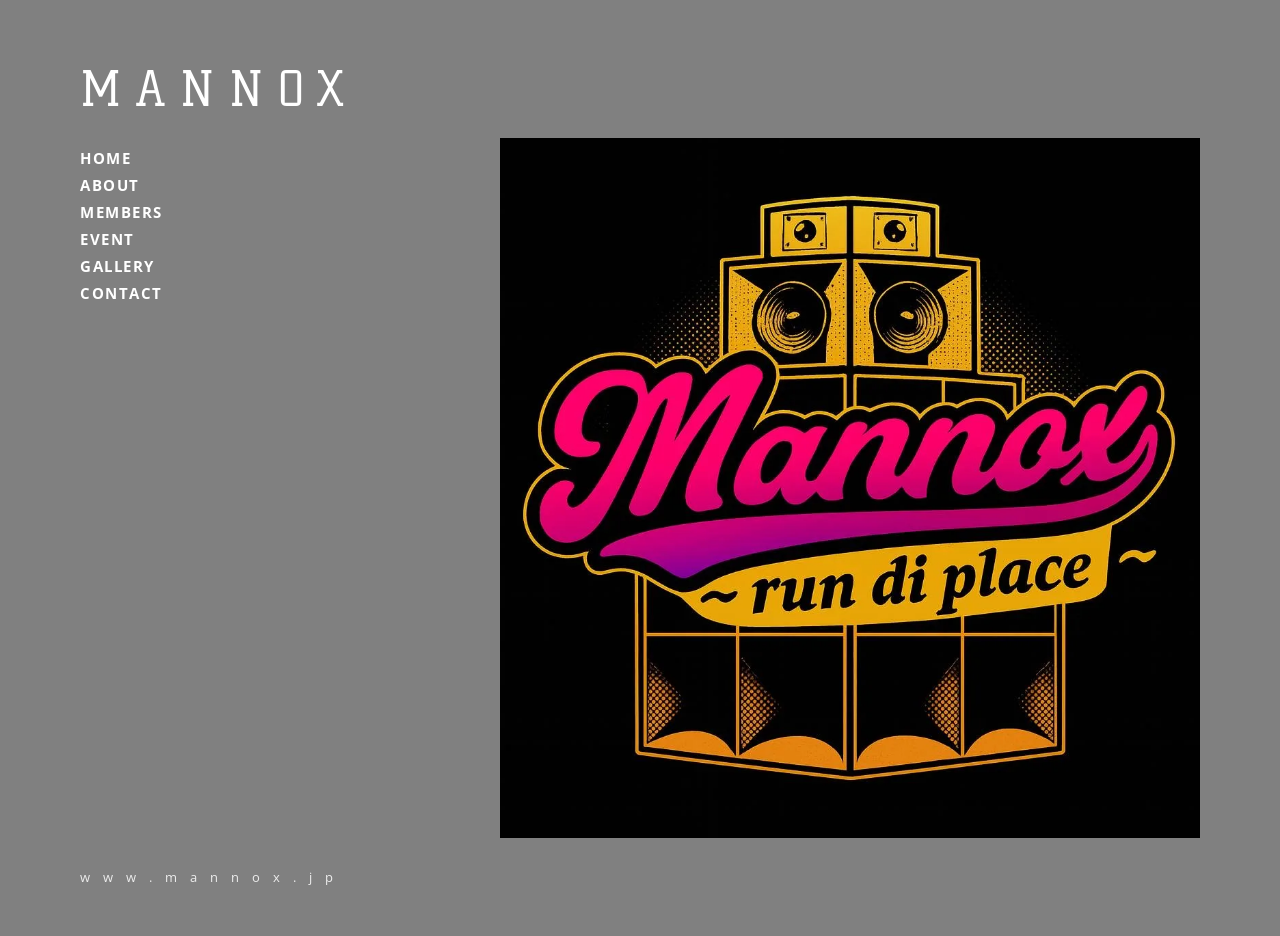
<file: index.html>
<!DOCTYPE html>
<html lang="ja">
<head>
  <meta charset="UTF-8">
  <meta name="viewport" content="width=device-width, initial-scale=1.0">
  <meta name="description" content="MANNOX - DJ Team Official Website">
  <title>MANNOX Official Website</title>
  <link rel="stylesheet" href="style.css">
  <link rel="preconnect" href="https://fonts.googleapis.com">
  <link rel="preconnect" href="https://fonts.gstatic.com" crossorigin>
  <link href="https://fonts.googleapis.com/css2?family=Kelly+Slab&family=Open+Sans:wght@400;700&display=swap" rel="stylesheet">
</head>
<body>
  <div class="site-container">
    <!-- Header / Logo -->
    <header class="header">
      <h1 class="logo">MANNOX</h1>
    </header>

    <!-- Main Content -->
    <main class="main-content">
      <!-- Left: Navigation -->
      <nav class="nav">
        <ul class="nav-list">
                    <li class="nav-item"><a href="index.html" class="nav-link">HOME</a></li>
                    <li class="nav-item"><a href="about.html" class="nav-link">ABOUT</a></li>
          <li class="nav-item"><a href="members.html" class="nav-link">MEMBERS</a></li>
          <li class="nav-item"><a href="event.html" class="nav-link">EVENT</a></li>
          <li class="nav-item"><a href="gallery.html" class="nav-link">GALLERY</a></li>
          <li class="nav-item"><a href="#contact" class="nav-link">CONTACT</a></li>
        </ul>
      </nav>

      <!-- Right: Hero Image -->
      <div class="hero-image">
        <img src="images/hero.webp" onerror="this.onerror=null;this.src='images/hero.jpg';" alt="MANNOX DJ Team">
      </div>
    </main>

    <!-- Footer -->
    <footer class="footer">
      <p class="footer-url">w w w . m a n n o x . j p</p>
    </footer>
  </div>
</body>
</html>
</file>
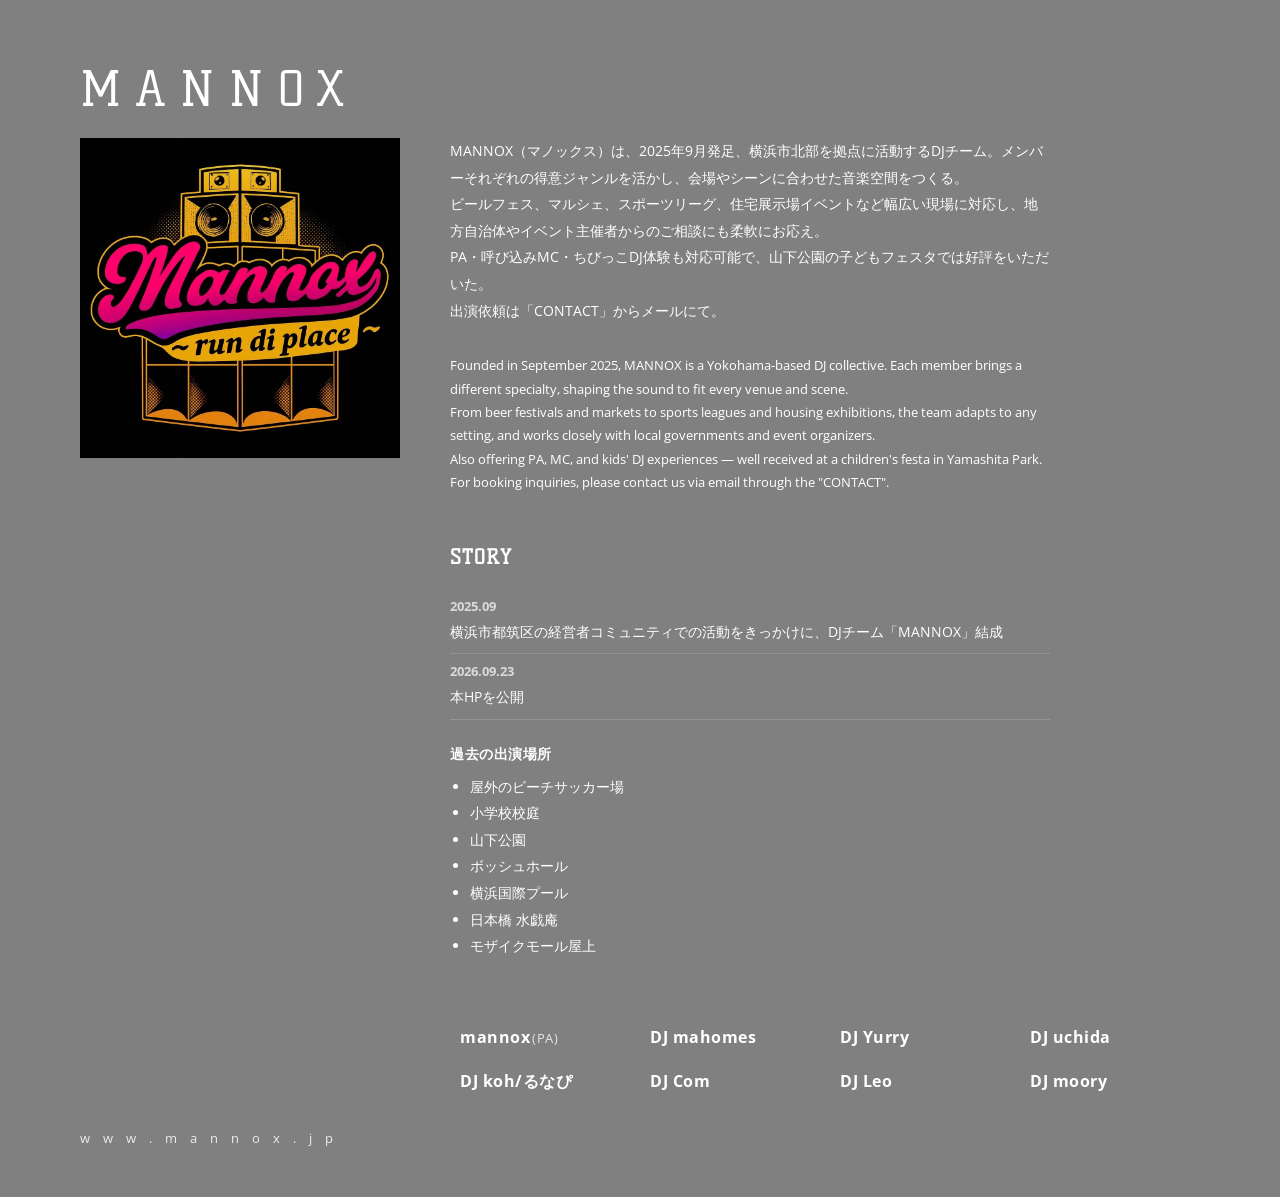
<file: about.html>
<!DOCTYPE html>
<html lang="ja">
<head>
  <meta charset="UTF-8">
  <meta name="viewport" content="width=device-width, initial-scale=1.0">
  <meta name="description" content="MANNOX - About / DJ Team Profile">
  <title>ABOUT | MANNOX</title>
  <link rel="stylesheet" href="style.css">
  <link rel="stylesheet" href="about.css">
  <link rel="preconnect" href="https://fonts.googleapis.com">
  <link rel="preconnect" href="https://fonts.gstatic.com" crossorigin>
  <link href="https://fonts.googleapis.com/css2?family=Kelly+Slab&family=Open+Sans:wght@400;700&display=swap" rel="stylesheet">
</head>
<body>
  <div class="site-container about-page">
    <!-- Header / Logo -->
    <header class="header">
      <h1 class="logo"><a href="index.html" class="logo-link">MANNOX</a></h1>
    </header>

    <!-- Main Content -->
    <main class="about-content">
      <!-- Left: Image -->
      <div class="about-image">
        <img id="about-hero" src="images/hero.webp" onerror="this.onerror=null;this.src='images/hero.jpg';" alt="MANNOX DJ Team">
      </div>

      <!-- Right: Biography Text -->
      <div class="about-text">
        <!-- Japanese -->
        <div class="bio-ja">
          <p>MANNOX（マノックス）は、2025年9月発足、横浜市北部を拠点に活動するDJチーム。メンバーそれぞれの得意ジャンルを活かし、会場やシーンに合わせた音楽空間をつくる。</p>
          <p>ビールフェス、マルシェ、スポーツリーグ、住宅展示場イベントなど幅広い現場に対応し、地方自治体やイベント主催者からのご相談にも柔軟にお応え。</p>
          <p>PA・呼び込みMC・ちびっこDJ体験も対応可能で、山下公園の子どもフェスタでは好評をいただいた。</p>
          <p>出演依頼は「CONTACT」からメールにて。</p>
        </div>

        <!-- English -->
        <div class="bio-en">
          <p>Founded in September 2025, MANNOX is a Yokohama-based DJ collective. Each member brings a different specialty, shaping the sound to fit every venue and scene.</p>
          <p>From beer festivals and markets to sports leagues and housing exhibitions, the team adapts to any setting, and works closely with local governments and event organizers.</p>
          <p>Also offering PA, MC, and kids' DJ experiences — well received at a children's festa in Yamashita Park.</p>
          <p>For booking inquiries, please contact us via email through the "CONTACT".</p>
        </div>
      </div>
    </main>

    <!-- Story Section -->
    <section class="story-section">
      <h2 class="story-heading">STORY</h2>
      <dl class="story-timeline">
        <div class="story-timeline-item">
          <dt>2025.09</dt>
          <dd>横浜市都筑区の経営者コミュニティでの活動をきっかけに、DJチーム「MANNOX」結成</dd>
        </div>
        <div class="story-timeline-item">
          <dt>2026.09.23</dt>
          <dd>本HPを公開</dd>
        </div>
      </dl>
      <h3 class="story-subheading">過去の出演場所</h3>
      <ul class="story-events">
        <li>屋外のビーチサッカー場</li>
        <li>小学校校庭</li>
        <li>山下公園</li>
        <li>ボッシュホール</li>
        <li>横浜国際プール</li>
        <li>日本橋 水戯庵</li>
        <li>モザイクモール屋上</li>
      </ul>
    </section>

    <!-- Members Section -->
    <section class="members-section">
      <div class="members-grid">
        <div class="member member-clickable" data-image="images/members/mannox.webp" data-image-fallback="images/members/mannox.jpg">
          <p class="member-name">mannox<span class="member-role">(PA)</span></p>
        </div>
        <div class="member member-clickable" data-image="images/members/mahomes.webp" data-image-fallback="images/members/mahomes.JPG">
          <p class="member-name">DJ mahomes</p>
        </div>
        <div class="member member-clickable" data-image="images/members/Yurry.webp" data-image-fallback="images/members/Yurry.JPG">
          <p class="member-name">DJ Yurry</p>
        </div>
        <div class="member member-clickable" data-image="images/members/uchida.webp" data-image-fallback="images/members/uchida.jpg">
          <p class="member-name">DJ uchida</p>
        </div>
        <div class="member member-clickable" data-image="images/members/kohluna.webp" data-image-fallback="images/members/kohluna.JPG">
          <p class="member-name">DJ koh/るなぴ</p>
        </div>
        <div class="member member-clickable" data-image="images/members/com.webp" data-image-fallback="images/members/com.JPG">
          <p class="member-name">DJ Com</p>
        </div>
        <div class="member member-clickable" data-image="images/members/Leo.webp" data-image-fallback="images/members/Leo.jpg">
          <p class="member-name">DJ Leo</p>
        </div>
        <div class="member member-clickable" data-image="images/members/moory.webp" data-image-fallback="images/members/moory.jpg">
          <p class="member-name">DJ moory</p>
        </div>
      </div>
    </section>

    <!-- Footer -->
    <footer class="footer">
      <p class="footer-url">w w w . m a n n o x . j p</p>
    </footer>
  </div>

  <script>
    document.querySelectorAll('.member-clickable').forEach(function(member) {
      member.addEventListener('click', function() {
        var imageSrc = this.getAttribute('data-image');
        var fallbackSrc = this.getAttribute('data-image-fallback');
        var heroImg = document.getElementById('about-hero');
        heroImg.onerror = function() {
          heroImg.onerror = null;
          heroImg.src = fallbackSrc;
        };
        heroImg.src = imageSrc;
        heroImg.alt = this.querySelector('.member-name').textContent;
        document.querySelectorAll('.member-clickable').forEach(function(m) {
          m.classList.remove('member-active');
        });
        this.classList.add('member-active');
        heroImg.scrollIntoView({ behavior: 'smooth', block: 'start' });
      });
    });
  </script>
</body>
</html>
</file>
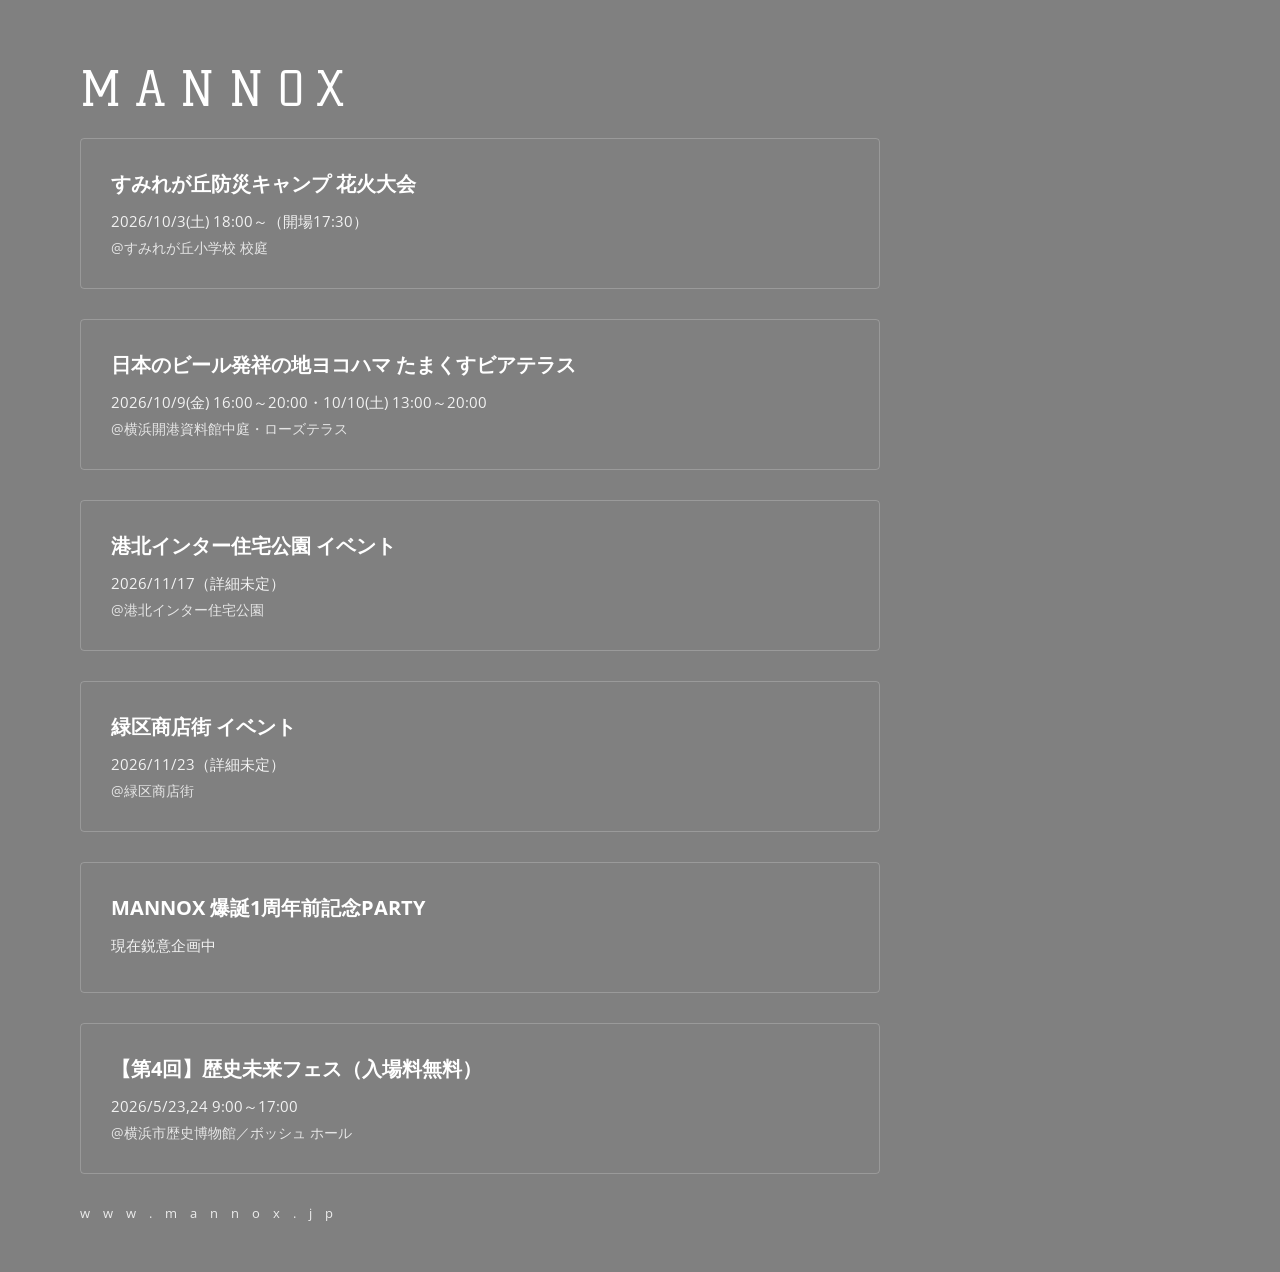
<file: event.html>
<!DOCTYPE html>
<html lang="ja">
<head>
  <meta charset="UTF-8">
  <meta name="viewport" content="width=device-width, initial-scale=1.0">
  <meta name="description" content="MANNOX - Event Information">
  <title>EVENT | MANNOX</title>
  <link rel="stylesheet" href="style.css">
  <link rel="stylesheet" href="about.css">
  <link rel="stylesheet" href="event.css">
  <link rel="preconnect" href="https://fonts.googleapis.com">
  <link rel="preconnect" href="https://fonts.gstatic.com" crossorigin>
  <link href="https://fonts.googleapis.com/css2?family=Kelly+Slab&family=Open+Sans:wght@400;700&display=swap" rel="stylesheet">
</head>
<body>
  <div class="site-container event-page">
    <!-- Header / Logo -->
    <header class="header">
      <h1 class="logo"><a href="index.html" class="logo-link">MANNOX</a></h1>
    </header>

    <!-- Event Content -->
    <main class="event-content">
      <div class="event-list">
        <a href="images/event/花火チラシ-v3.pdf" class="event-item" target="_blank" rel="noopener noreferrer">
          <div class="event-info">
            <h2 class="event-title">すみれが丘防災キャンプ 花火大会</h2>
            <p class="event-date">2026/10/3(土) 18:00～（開場17:30）</p>
            <p class="event-venue">@すみれが丘小学校 校庭</p>
          </div>
        </a>
        <a href="https://share.google/xrXZXPU8MqN5yqIVP" class="event-item" target="_blank" rel="noopener noreferrer">
          <div class="event-info">
            <h2 class="event-title">日本のビール発祥の地ヨコハマ たまくすビアテラス</h2>
            <p class="event-date">2026/10/9(金) 16:00～20:00・10/10(土) 13:00～20:00</p>
            <p class="event-venue">@横浜開港資料館中庭・ローズテラス</p>
          </div>
        </a>
        <div class="event-item">
          <div class="event-info">
            <h2 class="event-title">港北インター住宅公園 イベント</h2>
            <p class="event-date">2026/11/17（詳細未定）</p>
            <p class="event-venue">@港北インター住宅公園</p>
          </div>
        </div>
        <div class="event-item">
          <div class="event-info">
            <h2 class="event-title">緑区商店街 イベント</h2>
            <p class="event-date">2026/11/23（詳細未定）</p>
            <p class="event-venue">@緑区商店街</p>
          </div>
        </div>
        <div class="event-item">
          <div class="event-info">
            <h2 class="event-title">MANNOX 爆誕1周年前記念PARTY</h2>
            <p class="event-date">現在鋭意企画中</p>
          </div>
        </div>
        <a href="https://rekihaku.yokohama-history.org/events/%e3%80%90%e7%ac%ac4%e5%9b%9e%e3%80%91%e6%ad%b4%e5%8f%b2%e6%9c%aa%e6%9d%a5%e3%83%95%e3%82%a7%e3%82%b9%ef%bc%88%e5%85%a5%e5%a0%b4%e6%96%99%e7%84%a1%e6%96%99%ef%bc%89/" class="event-item" target="_blank" rel="noopener noreferrer">
          <div class="event-info">
            <h2 class="event-title">【第4回】歴史未来フェス（入場料無料）</h2>
            <p class="event-date">2026/5/23,24 9:00～17:00</p>
            <p class="event-venue">@横浜市歴史博物館／ボッシュ ホール</p>
          </div>
        </a>
      </div>
    </main>

    <!-- Footer -->
    <footer class="footer">
      <p class="footer-url">w w w . m a n n o x . j p</p>
    </footer>
  </div>
</body>
</html>
</file>
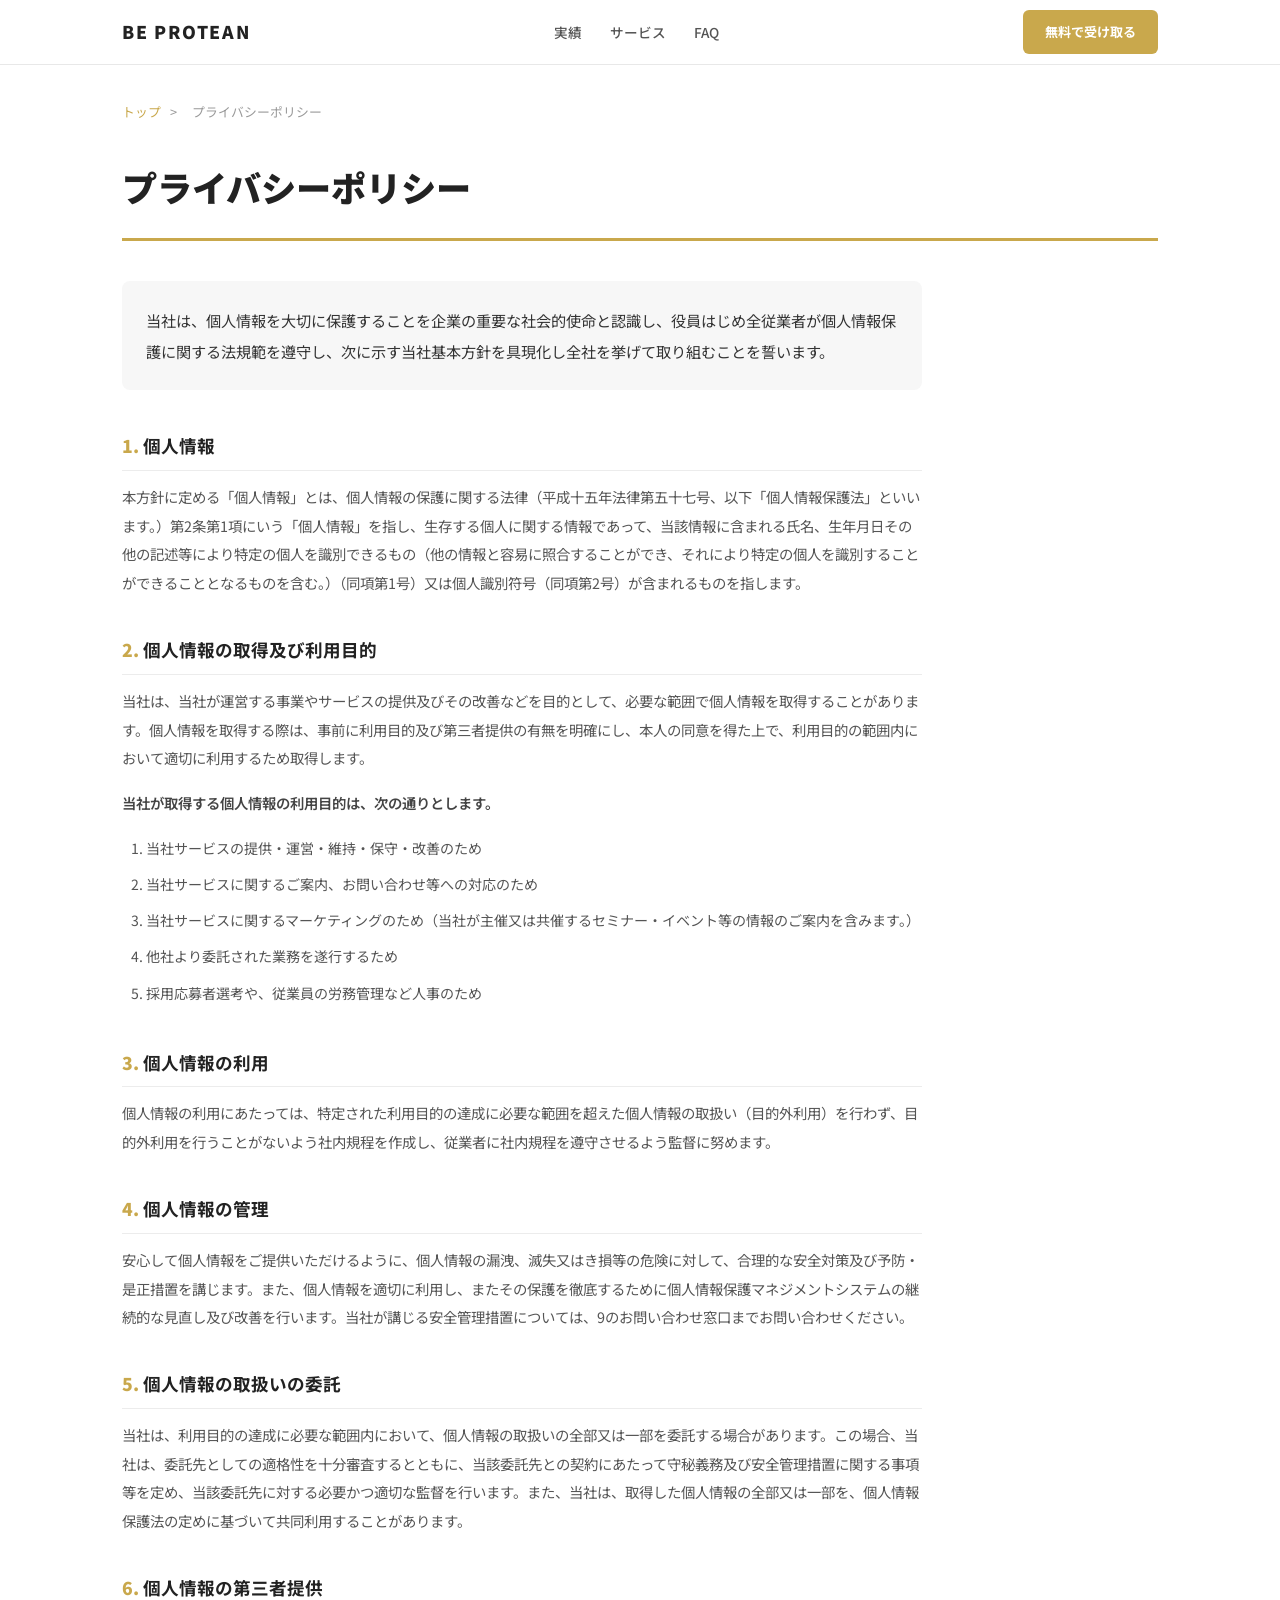
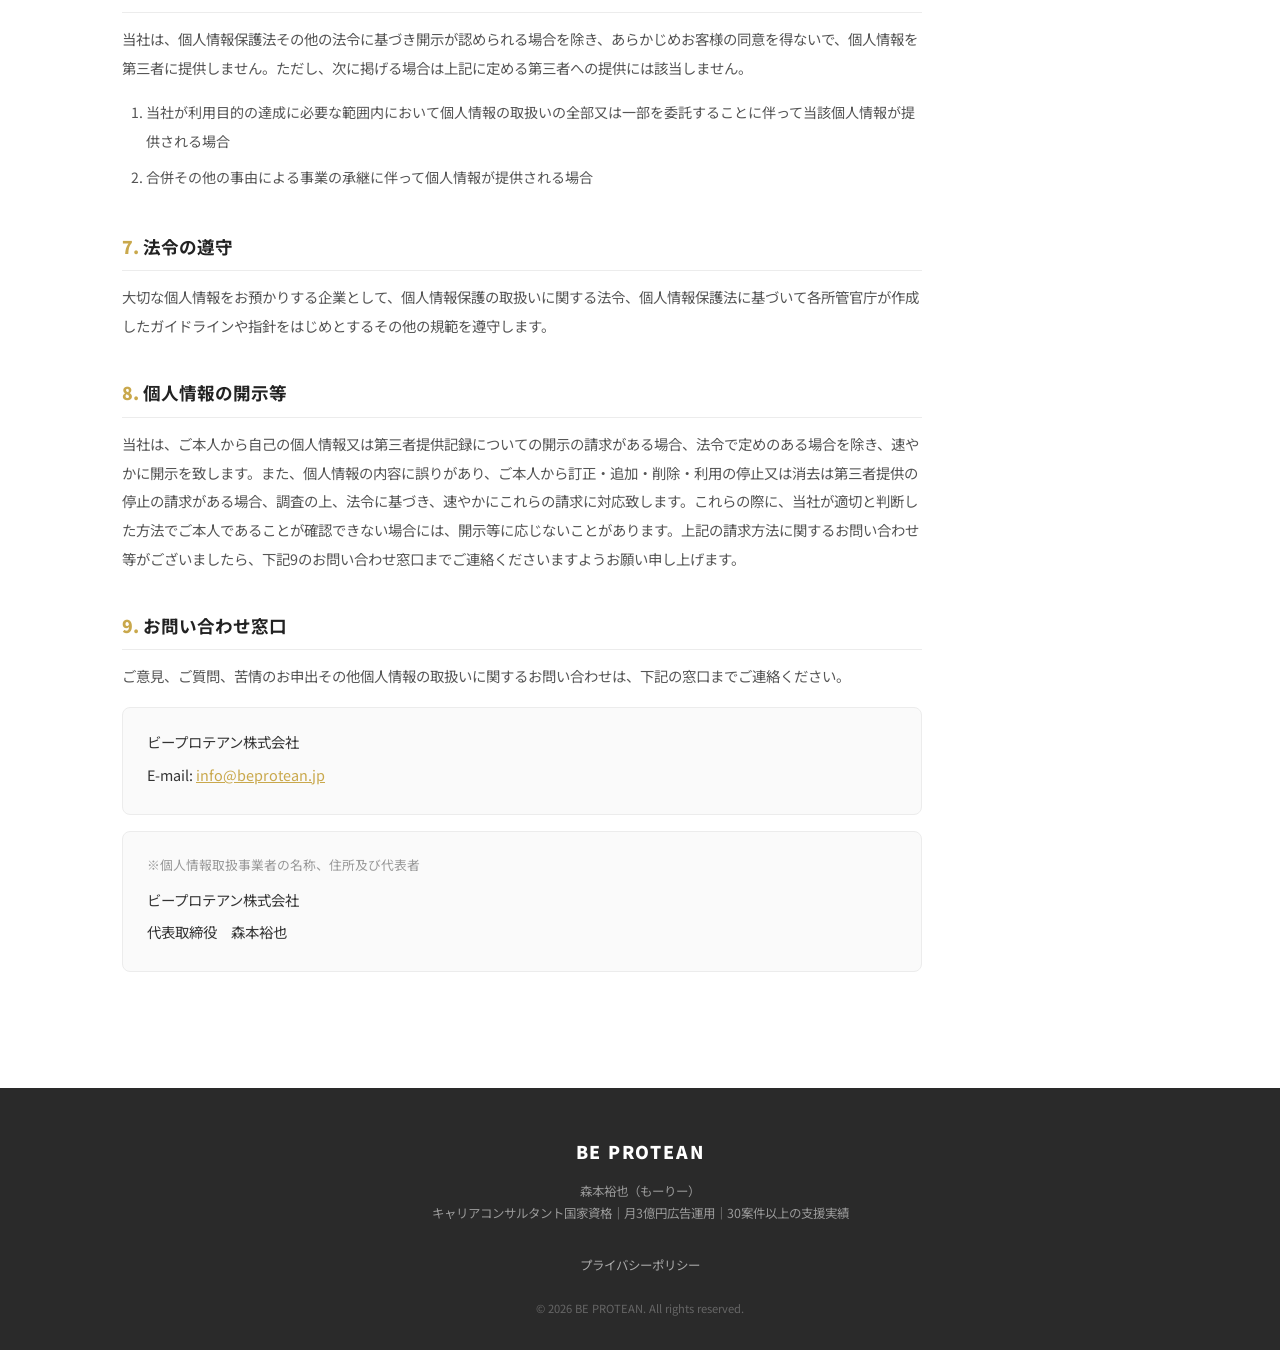
<file: privacy.html>
<!DOCTYPE html>
<html lang="ja">
<head>
  <meta charset="UTF-8">
  <meta name="viewport" content="width=device-width, initial-scale=1.0">
  <title>プライバシーポリシー｜ビープロテアン株式会社</title>
  <meta name="description" content="ビープロテアン株式会社のプライバシーポリシーです。個人情報の取り扱いについて定めています。">
  <link rel="stylesheet" href="lp.css">
  <link rel="preconnect" href="https://fonts.googleapis.com">
  <link rel="preconnect" href="https://fonts.gstatic.com" crossorigin>
  <link href="https://fonts.googleapis.com/css2?family=Noto+Sans+JP:wght@300;400;500;700;900&display=swap" rel="stylesheet">
</head>
<body>

<!-- NAV -->
<nav class="nav-fixed" id="nav">
  <div class="nav-inner">
    <a href="lp.html" class="nav-logo">BE PROTEAN</a>
    <div class="nav-links">
      <a href="lp.html#results" class="nav-link-item">実績</a>
      <a href="lp.html#service" class="nav-link-item">サービス</a>
      <a href="lp.html#faq" class="nav-link-item">FAQ</a>
    </div>
    <div class="nav-cta-wrap">
      <a href="lp.html#newsletter" class="nav-cta-btn">無料で受け取る</a>
    </div>
    <button class="hamburger" id="hamburger" aria-label="メニュー">
      <span></span><span></span><span></span>
    </button>
  </div>
  <div class="mobile-menu" id="mobileMenu">
    <a href="lp.html#results" class="mobile-menu-link">実績</a>
    <a href="lp.html#service" class="mobile-menu-link">サービス</a>
    <a href="lp.html#faq" class="mobile-menu-link">FAQ</a>
    <a href="lp.html#newsletter" class="mobile-menu-link mobile-menu-cta">無料で受け取る</a>
  </div>
</nav>


<!-- PRIVACY POLICY -->
<section class="pp-section">
  <div class="container">

    <div class="pp-breadcrumb">
      <a href="lp.html">トップ</a> <span>&gt;</span> <span>プライバシーポリシー</span>
    </div>

    <h1 class="pp-title">プライバシーポリシー</h1>

    <div class="pp-body">

      <p class="pp-intro">
        当社は、個人情報を大切に保護することを企業の重要な社会的使命と認識し、役員はじめ全従業者が個人情報保護に関する法規範を遵守し、次に示す当社基本方針を具現化し全社を挙げて取り組むことを誓います。
      </p>

      <!-- 1 -->
      <div class="pp-block">
        <h2 class="pp-heading"><span class="pp-num">1.</span>個人情報</h2>
        <p>
          本方針に定める「個人情報」とは、個人情報の保護に関する法律（平成十五年法律第五十七号、以下「個人情報保護法」といいます。）第2条第1項にいう「個人情報」を指し、生存する個人に関する情報であって、当該情報に含まれる氏名、生年月日その他の記述等により特定の個人を識別できるもの（他の情報と容易に照合することができ、それにより特定の個人を識別することができることとなるものを含む。）（同項第1号）又は個人識別符号（同項第2号）が含まれるものを指します。
        </p>
      </div>

      <!-- 2 -->
      <div class="pp-block">
        <h2 class="pp-heading"><span class="pp-num">2.</span>個人情報の取得及び利用目的</h2>
        <p>
          当社は、当社が運営する事業やサービスの提供及びその改善などを目的として、必要な範囲で個人情報を取得することがあります。個人情報を取得する際は、事前に利用目的及び第三者提供の有無を明確にし、本人の同意を得た上で、利用目的の範囲内において適切に利用するため取得します。
        </p>
        <p class="pp-sub">当社が取得する個人情報の利用目的は、次の通りとします。</p>
        <ol class="pp-list">
          <li>当社サービスの提供・運営・維持・保守・改善のため</li>
          <li>当社サービスに関するご案内、お問い合わせ等への対応のため</li>
          <li>当社サービスに関するマーケティングのため（当社が主催又は共催するセミナー・イベント等の情報のご案内を含みます。）</li>
          <li>他社より委託された業務を遂行するため</li>
          <li>採用応募者選考や、従業員の労務管理など人事のため</li>
        </ol>
      </div>

      <!-- 3 -->
      <div class="pp-block">
        <h2 class="pp-heading"><span class="pp-num">3.</span>個人情報の利用</h2>
        <p>
          個人情報の利用にあたっては、特定された利用目的の達成に必要な範囲を超えた個人情報の取扱い（目的外利用）を行わず、目的外利用を行うことがないよう社内規程を作成し、従業者に社内規程を遵守させるよう監督に努めます。
        </p>
      </div>

      <!-- 4 -->
      <div class="pp-block">
        <h2 class="pp-heading"><span class="pp-num">4.</span>個人情報の管理</h2>
        <p>
          安心して個人情報をご提供いただけるように、個人情報の漏洩、滅失又はき損等の危険に対して、合理的な安全対策及び予防・是正措置を講じます。また、個人情報を適切に利用し、またその保護を徹底するために個人情報保護マネジメントシステムの継続的な見直し及び改善を行います。当社が講じる安全管理措置については、9のお問い合わせ窓口までお問い合わせください。
        </p>
      </div>

      <!-- 5 -->
      <div class="pp-block">
        <h2 class="pp-heading"><span class="pp-num">5.</span>個人情報の取扱いの委託</h2>
        <p>
          当社は、利用目的の達成に必要な範囲内において、個人情報の取扱いの全部又は一部を委託する場合があります。この場合、当社は、委託先としての適格性を十分審査するとともに、当該委託先との契約にあたって守秘義務及び安全管理措置に関する事項等を定め、当該委託先に対する必要かつ適切な監督を行います。また、当社は、取得した個人情報の全部又は一部を、個人情報保護法の定めに基づいて共同利用することがあります。
        </p>
      </div>

      <!-- 6 -->
      <div class="pp-block">
        <h2 class="pp-heading"><span class="pp-num">6.</span>個人情報の第三者提供</h2>
        <p>
          当社は、個人情報保護法その他の法令に基づき開示が認められる場合を除き、あらかじめお客様の同意を得ないで、個人情報を第三者に提供しません。ただし、次に掲げる場合は上記に定める第三者への提供には該当しません。
        </p>
        <ol class="pp-list">
          <li>当社が利用目的の達成に必要な範囲内において個人情報の取扱いの全部又は一部を委託することに伴って当該個人情報が提供される場合</li>
          <li>合併その他の事由による事業の承継に伴って個人情報が提供される場合</li>
        </ol>
      </div>

      <!-- 7 -->
      <div class="pp-block">
        <h2 class="pp-heading"><span class="pp-num">7.</span>法令の遵守</h2>
        <p>
          大切な個人情報をお預かりする企業として、個人情報保護の取扱いに関する法令、個人情報保護法に基づいて各所管官庁が作成したガイドラインや指針をはじめとするその他の規範を遵守します。
        </p>
      </div>

      <!-- 8 -->
      <div class="pp-block">
        <h2 class="pp-heading"><span class="pp-num">8.</span>個人情報の開示等</h2>
        <p>
          当社は、ご本人から自己の個人情報又は第三者提供記録についての開示の請求がある場合、法令で定めのある場合を除き、速やかに開示を致します。また、個人情報の内容に誤りがあり、ご本人から訂正・追加・削除・利用の停止又は消去は第三者提供の停止の請求がある場合、調査の上、法令に基づき、速やかにこれらの請求に対応致します。これらの際に、当社が適切と判断した方法でご本人であることが確認できない場合には、開示等に応じないことがあります。上記の請求方法に関するお問い合わせ等がございましたら、下記9のお問い合わせ窓口までご連絡くださいますようお願い申し上げます。
        </p>
      </div>

      <!-- 9 -->
      <div class="pp-block">
        <h2 class="pp-heading"><span class="pp-num">9.</span>お問い合わせ窓口</h2>
        <p>
          ご意見、ご質問、苦情のお申出その他個人情報の取扱いに関するお問い合わせは、下記の窓口までご連絡ください。
        </p>
        <div class="pp-contact">
          <p>ビープロテアン株式会社</p>
          <p>E-mail: <a href="mailto:info@beprotean.jp" class="pp-link">info@beprotean.jp</a></p>
        </div>
        <div class="pp-contact">
          <p class="pp-contact-label">※個人情報取扱事業者の名称、住所及び代表者</p>
          <p>ビープロテアン株式会社</p>
          <p>代表取締役　森本裕也</p>
        </div>
      </div>

    </div>

  </div>
</section>


<!-- FOOTER -->
<footer class="footer-main">
  <div class="container footer-inner">
    <p class="footer-logo">BE PROTEAN</p>
    <p class="footer-desc">
      森本裕也（もーりー）<br>
      キャリアコンサルタント国家資格｜月3億円広告運用｜30案件以上の支援実績
    </p>
    <div class="footer-links">
      <a href="privacy.html" class="footer-link-item">プライバシーポリシー</a>
    </div>
    <p class="footer-copy">&copy; 2026 BE PROTEAN. All rights reserved.</p>
  </div>
</footer>


<script>
  // Hamburger menu
  const hamburger = document.getElementById('hamburger');
  const mobileMenu = document.getElementById('mobileMenu');
  hamburger.addEventListener('click', () => {
    hamburger.classList.toggle('active');
    mobileMenu.classList.toggle('active');
  });
  document.querySelectorAll('.mobile-menu-link').forEach(link => {
    link.addEventListener('click', () => {
      hamburger.classList.remove('active');
      mobileMenu.classList.remove('active');
    });
  });

  // Nav background on scroll
  const nav = document.getElementById('nav');
  window.addEventListener('scroll', () => {
    if (window.scrollY > 10) {
      nav.classList.add('scrolled');
    } else {
      nav.classList.remove('scrolled');
    }
  }, { passive: true });
</script>

</body>
</html>
</file>
<file: style.css>
/* ============================================
   MANNOX DJ Team - Official Website
   Based on 80kidz.net layout
   ============================================ */

/* Reset & Base */
*,
*::before,
*::after {
  margin: 0;
  padding: 0;
  box-sizing: border-box;
}

html {
  height: 100%;
}

body {
  font-family: 'Open Sans', 'Helvetica Neue', Arial, sans-serif;
  background-color: #808080;
  color: #ffffff;
  min-height: 100vh;
  -webkit-font-smoothing: antialiased;
  -moz-osx-font-smoothing: grayscale;
}

/* Site Container */
.site-container {
  width: 100%;
  min-height: 100vh;
  padding: 60px 80px 40px;
  display: flex;
  flex-direction: column;
}

/* Header / Logo */
.header {
  margin-bottom: 20px;
}

.logo {
  font-family: 'Kelly Slab', cursive;
  font-size: 48px;
  font-weight: 400;
  letter-spacing: 14px;
  color: #ffffff;
  text-transform: uppercase;
}

/* Main Content - Two Column Layout */
.main-content {
  display: flex;
  align-items: flex-start;
  flex: 1;
}

/* Navigation */
.nav {
  flex-shrink: 0;
  padding-top: 8px;
  width: 260px;
}

.nav-list {
  list-style: none;
  display: flex;
  flex-direction: column;
  gap: 2px;
}

.nav-item {
  line-height: 1;
}

.nav-link {
  font-family: 'Open Sans', sans-serif;
  font-size: 15px;
  font-weight: 700;
  color: #ffffff;
  text-decoration: none;
  letter-spacing: 1.5px;
  display: inline-block;
  padding: 5px 0;
  transition: opacity 0.3s ease;
}

.nav-link:hover {
  opacity: 0.7;
}

/* Hero Image */
.hero-image {
  flex: 1;
  display: flex;
  align-items: flex-start;
  justify-content: flex-end;
}

.hero-image img {
  width: 100%;
  max-width: 700px;
  height: auto;
  display: block;
  object-fit: cover;
}

/* Footer */
.footer {
  margin-top: auto;
  padding-top: 30px;
  padding-bottom: 10px;
}

.footer-url {
  font-family: 'Open Sans', sans-serif;
  font-size: 13px;
  font-weight: 400;
  letter-spacing: 5px;
  color: #ffffff;
  opacity: 0.85;
}

/* ============================================
   Responsive Design
   ============================================ */

/* Large Desktop */
@media screen and (min-width: 1400px) {
  .site-container {
    padding: 70px 100px 50px;
  }

  .logo {
    font-size: 56px;
  }

  .hero-image img {
    max-width: 800px;
  }
}

/* Tablet */
@media screen and (max-width: 900px) {
  .site-container {
    padding: 40px 40px 30px;
  }

  .logo {
    font-size: 36px;
    letter-spacing: 10px;
  }

  .nav {
    width: 200px;
  }

  .nav-link {
    font-size: 13px;
  }

  .hero-image img {
    max-width: 100%;
  }
}

/* Mobile */
@media screen and (max-width: 640px) {
  .site-container {
    padding: 30px 20px 20px;
    min-height: 100vh;
  }

  .header {
    margin-bottom: 16px;
  }

  .logo {
    font-size: 28px;
    letter-spacing: 6px;
  }

  .main-content {
    flex-direction: column;
    gap: 24px;
  }

  .nav {
    width: 100%;
    padding-top: 0;
  }

  .nav-list {
    gap: 0;
  }

  .nav-link {
    font-size: 14px;
    padding: 4px 0;
  }

  .hero-image {
    justify-content: center;
  }

  .hero-image img {
    max-width: 100%;
  }

  .footer {
    padding-top: 24px;
  }

  .footer-url {
    font-size: 11px;
    letter-spacing: 3px;
  }
}
</file>
<file: about.css>
/* ============================================
   MANNOX DJ Team - About Page Styles
   Based on 80kidz.net/biography layout
   ============================================ */

/* Logo link */
.logo-link {
  color: #ffffff;
  text-decoration: none;
}

.logo-link:hover {
  opacity: 0.7;
  transition: opacity 0.3s ease;
}

/* About Page Container */
.about-page {
  justify-content: flex-start;
}

/* About Content - Two Column Layout */
.about-content {
  display: flex;
  align-items: flex-start;
  gap: 50px;
  margin-bottom: 50px;
}

/* About Image */
.about-image {
  flex-shrink: 0;
  width: 320px;
}

.about-image img {
  width: 100%;
  height: auto;
  display: block;
  object-fit: cover;
}

/* About Text */
.about-text {
  flex: 1;
  max-width: 600px;
}

.bio-ja {
  margin-bottom: 30px;
}

.bio-ja p,
.bio-en p {
  font-family: 'Open Sans', sans-serif;
  font-size: 14px;
  line-height: 1.9;
  color: #ffffff;
  margin-bottom: 0;
}

.bio-en {
  margin-top: 30px;
}

.bio-en p {
  font-size: 13px;
  line-height: 1.8;
}

/* Story Section */
.story-section {
  margin-bottom: 50px;
  max-width: 970px;
  padding-left: 370px;
}

.story-heading {
  font-family: 'Kelly Slab', cursive;
  font-size: 20px;
  color: #ffffff;
  letter-spacing: 1px;
  margin-bottom: 20px;
}

.story-timeline {
  margin: 0 0 24px;
}

.story-timeline-item {
  padding: 8px 0;
  border-bottom: 1px solid rgba(255, 255, 255, 0.15);
}

.story-timeline-item dt {
  font-family: 'Open Sans', sans-serif;
  font-weight: 700;
  font-size: 13px;
  color: #ffffff;
  opacity: 0.7;
  margin-bottom: 4px;
}

.story-timeline-item dd {
  font-family: 'Open Sans', sans-serif;
  font-size: 14px;
  line-height: 1.9;
  color: #ffffff;
  margin: 0;
}

.story-subheading {
  font-family: 'Open Sans', sans-serif;
  font-weight: 700;
  font-size: 14px;
  color: #ffffff;
  letter-spacing: 0.5px;
  margin-bottom: 10px;
}

.story-events {
  margin: 0;
  padding-left: 20px;
}

.story-events li {
  font-family: 'Open Sans', sans-serif;
  font-size: 14px;
  line-height: 1.9;
  color: #ffffff;
}

/* Members Section */
.members-section {
  margin-top: 10px;
  padding-left: 370px;
}

.members-grid {
  display: flex;
  flex-wrap: wrap;
  gap: 10px 50px;
}

.member {
  min-width: 140px;
}

.member-name {
  font-family: 'Open Sans', sans-serif;
  font-size: 16px;
  font-weight: 700;
  color: #ffffff;
  letter-spacing: 0.5px;
}

.member-role {
  font-weight: 400;
  font-size: 13px;
  margin-left: 2px;
  opacity: 0.8;
}

/* Clickable Members */
.member-clickable {
  cursor: pointer;
  padding: 6px 10px;
  border-radius: 4px;
  transition: background-color 0.3s ease, opacity 0.3s ease;
}

.member-clickable:hover {
  background-color: rgba(255, 255, 255, 0.15);
}

.member-active {
  background-color: rgba(255, 255, 255, 0.2);
}

.member-active .member-name {
  text-decoration: underline;
  text-underline-offset: 3px;
}

/* ============================================
   Responsive Design - About Page
   ============================================ */

/* Tablet */
@media screen and (max-width: 900px) {
  .about-content {
    gap: 30px;
  }

  .about-image {
    width: 250px;
  }

  .members-section {
    padding-left: 280px;
  }

  .story-section {
    max-width: 880px;
    padding-left: 280px;
  }

  .bio-ja p,
  .bio-en p {
    font-size: 13px;
  }
}

/* Mobile */
@media screen and (max-width: 640px) {
  .about-content {
    flex-direction: column;
    gap: 24px;
  }

  .about-image {
    width: 100%;
    max-width: 320px;
  }

  .about-text {
    max-width: 100%;
  }

  .bio-ja p,
  .bio-en p {
    font-size: 13px;
    line-height: 1.8;
  }

  .story-section {
    padding-left: 0;
    max-width: 100%;
  }

  .members-section {
    padding-left: 0;
    margin-top: 20px;
  }

  .members-grid {
    gap: 8px 30px;
  }

  .member-name {
    font-size: 14px;
  }
}
</file>
<file: event.css>
/* ============================================
   MANNOX DJ Team - Event Page Styles
   ============================================ */

/* Event Page */
.event-page {
  justify-content: flex-start;
}

/* Event Content */
.event-content {
  flex: 1;
  max-width: 800px;
}

/* Event List */
.event-list {
  display: flex;
  flex-direction: column;
  gap: 30px;
}

/* Event Item (Link) */
.event-item {
  display: block;
  text-decoration: none;
  color: #ffffff;
  padding: 30px;
  border: 1px solid rgba(255, 255, 255, 0.2);
  border-radius: 4px;
  transition: background-color 0.3s ease, border-color 0.3s ease;
  cursor: pointer;
}

.event-item:hover {
  background-color: rgba(255, 255, 255, 0.1);
  border-color: rgba(255, 255, 255, 0.5);
}

/* Event Info */
.event-title {
  font-family: 'Open Sans', sans-serif;
  font-size: 20px;
  font-weight: 700;
  color: #ffffff;
  margin-bottom: 12px;
  line-height: 1.5;
}

.event-date {
  font-family: 'Open Sans', sans-serif;
  font-size: 15px;
  color: #ffffff;
  margin-bottom: 6px;
  opacity: 0.9;
}

.event-venue {
  font-family: 'Open Sans', sans-serif;
  font-size: 14px;
  color: #ffffff;
  opacity: 0.8;
}

/* ============================================
   Responsive Design - Event Page
   ============================================ */

/* Mobile */
@media screen and (max-width: 640px) {
  .event-item {
    padding: 20px;
  }

  .event-title {
    font-size: 16px;
  }

  .event-date {
    font-size: 13px;
  }

  .event-venue {
    font-size: 12px;
  }
}
</file>
<file: lp.css>
/* ============================================
   BE PROTEAN LP — wacul-ai.com Style
   White/Clean Design + Gold Accent
   ============================================ */

/* ===== Reset & Base ===== */
*, *::before, *::after { box-sizing: border-box; margin: 0; padding: 0; }
html { scroll-behavior: smooth; }
body {
  font-family: 'Noto Sans JP', sans-serif;
  font-size: 15px;
  line-height: 1.8;
  color: #333333;
  background-color: #FFFFFF;
  -webkit-font-smoothing: antialiased;
  -moz-osx-font-smoothing: grayscale;
}
@media (min-width: 768px) { body { font-size: 16px; } }

img { max-width: 100%; height: auto; display: block; }
a { text-decoration: none; color: inherit; }
ul, ol { list-style: none; }
::selection { background: #C9A84C33; color: #333; }

/* ===== Container ===== */
.container {
  width: 100%;
  max-width: 1100px;
  margin: 0 auto;
  padding: 0 20px;
}
@media (min-width: 768px) { .container { padding: 0 32px; } }

/* ===== Section ===== */
.section { padding: 64px 0; }
@media (min-width: 768px) { .section { padding: 100px 0; } }
.bg-gray { background-color: #F7F7F7; }

/* ===== Animations ===== */
.fade-in {
  opacity: 0;
  transform: translateY(24px);
  transition: opacity 0.7s ease, transform 0.7s ease;
}
.fade-in.visible { opacity: 1; transform: translateY(0); }

/* ===== Typography ===== */
.text-accent { color: #C9A84C; }
.text-danger { color: #C0392B; }

.section-header { text-align: center; margin-bottom: 48px; }
.section-tag {
  display: inline-block;
  font-size: 0.7rem;
  font-weight: 700;
  letter-spacing: 0.2em;
  text-transform: uppercase;
  color: #C9A84C;
  margin-bottom: 12px;
}
.section-heading {
  font-size: 1.6rem;
  font-weight: 900;
  line-height: 1.5;
  color: #222;
  margin-bottom: 16px;
}
@media (min-width: 768px) {
  .section-heading { font-size: 2rem; }
}
.section-sub {
  font-size: 0.92rem;
  color: #888;
  margin-bottom: 8px;
}
.section-sub-text {
  font-size: 0.92rem;
  color: #666;
  line-height: 1.9;
}
.section-lead {
  font-size: 0.95rem;
  color: #555;
  line-height: 2;
  margin-bottom: 32px;
}


/* ==============================================
   NAV
   ============================================== */
.nav-fixed {
  position: fixed;
  top: 0; left: 0; right: 0;
  z-index: 1000;
  background: rgba(255,255,255,0.96);
  backdrop-filter: blur(12px);
  -webkit-backdrop-filter: blur(12px);
  border-bottom: 1px solid #E8E8E8;
  transition: box-shadow 0.3s;
}
.nav-fixed.scrolled {
  box-shadow: 0 2px 12px rgba(0,0,0,0.06);
}
.nav-inner {
  max-width: 1100px;
  margin: 0 auto;
  padding: 0 20px;
  height: 64px;
  display: flex;
  align-items: center;
  justify-content: space-between;
}
@media (min-width: 768px) { .nav-inner { padding: 0 32px; } }

.nav-logo {
  font-size: 1.1rem;
  font-weight: 900;
  letter-spacing: 0.1em;
  color: #222;
}
.nav-links {
  display: none;
  gap: 28px;
}
@media (min-width: 768px) {
  .nav-links { display: flex; }
}
.nav-link-item {
  font-size: 0.85rem;
  font-weight: 500;
  color: #555;
  transition: color 0.2s;
}
.nav-link-item:hover { color: #C9A84C; }

.nav-cta-wrap { display: none; }
@media (min-width: 768px) {
  .nav-cta-wrap { display: block; }
}
.nav-cta-btn {
  display: inline-block;
  background: #C9A84C;
  color: #fff;
  font-size: 0.82rem;
  font-weight: 700;
  padding: 10px 22px;
  border-radius: 6px;
  transition: background 0.2s, transform 0.15s;
}
.nav-cta-btn:hover {
  background: #b8993f;
  transform: translateY(-1px);
}

/* Hamburger */
.hamburger {
  display: flex;
  flex-direction: column;
  gap: 5px;
  background: none;
  border: none;
  cursor: pointer;
  padding: 6px;
}
@media (min-width: 768px) { .hamburger { display: none; } }
.hamburger span {
  display: block;
  width: 22px;
  height: 2px;
  background: #333;
  transition: transform 0.3s, opacity 0.3s;
}
.hamburger.active span:nth-child(1) { transform: translateY(7px) rotate(45deg); }
.hamburger.active span:nth-child(2) { opacity: 0; }
.hamburger.active span:nth-child(3) { transform: translateY(-7px) rotate(-45deg); }

/* Mobile menu */
.mobile-menu {
  display: none;
  flex-direction: column;
  background: #fff;
  border-top: 1px solid #eee;
  padding: 16px 20px;
}
.mobile-menu.active { display: flex; }
@media (min-width: 768px) { .mobile-menu { display: none !important; } }
.mobile-menu-link {
  padding: 12px 0;
  font-size: 0.95rem;
  font-weight: 500;
  color: #333;
  border-bottom: 1px solid #f0f0f0;
}
.mobile-menu-cta {
  margin-top: 8px;
  background: #C9A84C;
  color: #fff;
  text-align: center;
  padding: 14px;
  border-radius: 6px;
  border-bottom: none;
  font-weight: 700;
}


/* ==============================================
   HERO
   ============================================== */
.hero-section {
  padding-top: 64px;
  background: linear-gradient(180deg, #FAFAFA 0%, #FFFFFF 100%);
  border-bottom: 1px solid #ECECEC;
}
.hero-grid {
  display: grid;
  grid-template-columns: 1fr;
  gap: 40px;
  padding: 48px 0 56px;
  align-items: center;
}
@media (min-width: 768px) {
  .hero-grid {
    grid-template-columns: 1fr 400px;
    gap: 48px;
    padding: 72px 0 80px;
  }
}
@media (min-width: 1024px) {
  .hero-grid { grid-template-columns: 1fr 420px; gap: 60px; }
}

/* Hero text */
.hero-badge {
  display: flex;
  align-items: center;
  gap: 10px;
  font-size: 0.75rem;
  font-weight: 500;
  color: #888;
  letter-spacing: 0.06em;
  margin-bottom: 20px;
}
.hero-badge-line {
  width: 28px;
  height: 2px;
  background: #C9A84C;
  flex-shrink: 0;
}

.hero-stats-row {
  display: flex;
  gap: 24px;
  margin-bottom: 24px;
  flex-wrap: wrap;
}
.hero-stat {
  display: flex;
  flex-direction: column;
  gap: 2px;
}
.hero-stat-label {
  font-size: 0.65rem;
  color: #999;
  letter-spacing: 0.06em;
}
.hero-stat-num {
  font-size: 1.8rem;
  font-weight: 900;
  color: #222;
  line-height: 1.2;
}
.hero-stat-unit {
  font-size: 0.9rem;
  font-weight: 700;
}
.hero-stat-sub {
  font-size: 0.7rem;
  color: #999;
}

.hero-heading {
  font-size: 1.8rem;
  font-weight: 900;
  line-height: 1.6;
  color: #222;
  margin-bottom: 20px;
}
@media (min-width: 768px) {
  .hero-heading { font-size: 2.2rem; }
}

.hero-sub {
  font-size: 0.92rem;
  color: #555;
  line-height: 2;
  margin-bottom: 28px;
}

.hero-logos {
  border-top: 1px solid #E8E8E8;
  padding-top: 20px;
}
.hero-logos-label {
  font-size: 0.75rem;
  color: #999;
  margin-bottom: 10px;
}
.hero-logos-row {
  display: flex;
  gap: 12px;
  flex-wrap: wrap;
}
.hero-logo-item {
  font-size: 0.72rem;
  font-weight: 500;
  color: #777;
  background: #F3F3F3;
  padding: 6px 14px;
  border-radius: 4px;
  border: 1px solid #E8E8E8;
}

/* Hero form */
.hero-form-wrap {
  width: 100%;
}
.hero-form-card {
  background: #FFFFFF;
  border: 2px solid #C9A84C;
  border-radius: 12px;
  padding: 32px 28px;
  box-shadow: 0 8px 32px rgba(201,168,76,0.10);
}
.hero-form-title {
  font-size: 1rem;
  font-weight: 700;
  color: #222;
  text-align: center;
  margin-bottom: 24px;
  line-height: 1.6;
}
.form-group {
  margin-bottom: 16px;
}
.form-group label {
  display: block;
  font-size: 0.82rem;
  font-weight: 600;
  color: #555;
  margin-bottom: 6px;
}
.form-group input {
  width: 100%;
  padding: 12px 14px;
  border: 1px solid #DDD;
  border-radius: 6px;
  font-size: 0.95rem;
  font-family: 'Noto Sans JP', sans-serif;
  transition: border-color 0.2s;
  background: #FAFAFA;
}
.form-group input:focus {
  outline: none;
  border-color: #C9A84C;
  background: #fff;
}
.form-submit-btn {
  width: 100%;
  background: #C9A84C;
  color: #fff;
  font-size: 0.95rem;
  font-weight: 700;
  padding: 16px;
  border: none;
  border-radius: 6px;
  cursor: pointer;
  font-family: 'Noto Sans JP', sans-serif;
  transition: background 0.2s, transform 0.15s;
  display: flex;
  align-items: center;
  justify-content: center;
  gap: 8px;
  margin-top: 8px;
}
.form-submit-btn:hover {
  background: #b8993f;
  transform: translateY(-1px);
}
.btn-arrow {
  font-size: 0.8rem;
}
.hero-form-sub-link {
  display: block;
  text-align: center;
  margin-top: 16px;
  font-size: 0.82rem;
  color: #C9A84C;
  font-weight: 500;
  transition: opacity 0.2s;
}
.hero-form-sub-link:hover { opacity: 0.7; }
.hero-form-note {
  text-align: center;
  font-size: 0.72rem;
  color: #aaa;
  margin-top: 8px;
}


/* ==============================================
   CHECKLIST SECTION
   ============================================== */
.checklist-wrap {
  max-width: 740px;
  margin: 0 auto 40px;
}
.checklist {
  list-style: none;
}
.checklist-item {
  display: flex;
  align-items: flex-start;
  gap: 14px;
  padding: 18px 20px;
  background: #FFFFFF;
  border: 1px solid #E8E8E8;
  border-radius: 8px;
  margin-bottom: 12px;
  transition: box-shadow 0.2s;
}
.checklist-item:hover {
  box-shadow: 0 2px 12px rgba(0,0,0,0.04);
}
.checklist-icon {
  flex-shrink: 0;
  width: 28px;
  height: 28px;
  display: flex;
  align-items: center;
  justify-content: center;
  border-radius: 50%;
  font-size: 0.7rem;
  font-weight: 700;
  margin-top: 2px;
}
.checklist-icon.warn {
  background: #FDF2F2;
  color: #C0392B;
}
.checklist-icon.check {
  background: #FBF7ED;
  color: #C9A84C;
}
.checklist-item strong {
  display: block;
  font-size: 0.95rem;
  color: #333;
  margin-bottom: 4px;
}
.checklist-detail {
  font-size: 0.82rem;
  color: #888;
  line-height: 1.7;
}


/* ==============================================
   QUOTE BOX
   ============================================== */
.quote-box {
  max-width: 740px;
  margin: 0 auto;
}
.quote-box blockquote {
  background: #FAFAFA;
  border-left: 4px solid #C9A84C;
  padding: 24px 28px;
  border-radius: 0 8px 8px 0;
}
.quote-box blockquote p {
  font-size: 0.92rem;
  line-height: 2;
  color: #555;
}
.quote-italic {
  font-style: italic;
}
.quote-author {
  font-size: 0.78rem;
  color: #999;
  margin-top: 12px;
}


/* ==============================================
   FEAR SECTION
   ============================================== */
.fear-cards {
  display: grid;
  grid-template-columns: 1fr;
  gap: 16px;
  margin-bottom: 40px;
}
@media (min-width: 768px) {
  .fear-cards { grid-template-columns: 1fr 1fr 1fr; gap: 20px; }
}
.fear-card {
  background: #FDF8F8;
  border: 1px solid #F0DEDE;
  border-radius: 10px;
  padding: 28px 24px;
}
.fear-card-icon {
  font-size: 1.4rem;
  margin-bottom: 12px;
  color: #C0392B;
}
.fear-card-title {
  font-size: 0.95rem;
  font-weight: 700;
  color: #333;
  margin-bottom: 8px;
  line-height: 1.6;
}
.fear-card-desc {
  font-size: 0.82rem;
  color: #777;
  line-height: 1.8;
}
.fear-note {
  max-width: 740px;
  margin: 0 auto;
  text-align: center;
}
.fear-note p {
  font-size: 0.92rem;
  color: #555;
  line-height: 2;
}


/* ==============================================
   CTA BANNER (mid-page)
   ============================================== */
.cta-banner {
  background: #C9A84C;
  padding: 40px 0;
}
.cta-banner-inner {
  text-align: center;
}
.cta-banner-text {
  font-size: 1.1rem;
  font-weight: 700;
  color: #fff;
  margin-bottom: 20px;
  line-height: 1.7;
}
.cta-banner-btn {
  display: inline-block;
  background: #fff;
  color: #C9A84C;
  font-size: 0.95rem;
  font-weight: 700;
  padding: 16px 36px;
  border-radius: 6px;
  transition: transform 0.15s, box-shadow 0.2s;
}
.cta-banner-btn:hover {
  transform: translateY(-2px);
  box-shadow: 0 4px 16px rgba(0,0,0,0.12);
}
.sp-only { display: inline; }
@media (min-width: 768px) { .sp-only { display: none; } }


/* ==============================================
   STORY SECTION
   ============================================== */
.story-content {
  max-width: 720px;
  margin: 0 auto;
}
.story-lead {
  font-size: 1.05rem;
  font-weight: 700;
  color: #333;
  line-height: 2;
  margin-bottom: 24px;
  text-align: center;
}
.story-body {
  font-size: 0.92rem;
  color: #555;
  line-height: 2;
  margin-bottom: 16px;
  text-align: center;
}
.story-highlight {
  font-size: 1rem;
  color: #333;
  line-height: 2;
  text-align: center;
  margin-bottom: 32px;
}


/* ==============================================
   PROFILE SECTION
   ============================================== */
.profile-grid {
  display: grid;
  grid-template-columns: 1fr;
  gap: 40px;
  align-items: start;
}
@media (min-width: 768px) {
  .profile-grid { grid-template-columns: 280px 1fr; gap: 48px; }
}
.profile-photo img {
  width: 100%;
  max-width: 280px;
  border-radius: 10px;
  margin: 0 auto;
  box-shadow: 0 4px 20px rgba(0,0,0,0.08);
}
.profile-info { }

.profile-services {
  display: flex;
  flex-wrap: wrap;
  gap: 8px;
  margin-bottom: 28px;
}
.service-pill {
  display: inline-block;
  background: #FBF7ED;
  border: 1px solid #E8DFC8;
  color: #C9A84C;
  font-size: 0.75rem;
  font-weight: 600;
  letter-spacing: 0.04em;
  padding: 5px 14px;
  border-radius: 20px;
}

.profile-career {
  margin-bottom: 28px;
}
.profile-career-item {
  display: flex;
  gap: 14px;
  padding: 16px 0;
  border-bottom: 1px solid #ECECEC;
}
.profile-career-item:last-child { border-bottom: none; }
.profile-career-marker {
  width: 8px;
  height: 8px;
  border-radius: 50%;
  background: #C9A84C;
  margin-top: 8px;
  flex-shrink: 0;
}
.profile-career-title {
  font-size: 0.95rem;
  font-weight: 700;
  color: #333;
  margin-bottom: 4px;
}
.profile-career-desc {
  font-size: 0.82rem;
  color: #888;
  line-height: 1.7;
}

.profile-quals {
  background: #FAFAFA;
  border: 1px solid #ECECEC;
  border-radius: 10px;
  padding: 24px;
  margin-bottom: 28px;
}
.profile-quals-label {
  font-size: 0.75rem;
  font-weight: 700;
  color: #999;
  letter-spacing: 0.1em;
  margin-bottom: 14px;
}
.profile-quals-list {
  display: flex;
  flex-direction: column;
  gap: 8px;
}
.profile-qual-item {
  font-size: 0.85rem;
  color: #555;
  padding: 8px 14px;
  background: #fff;
  border: 1px solid #E8E8E8;
  border-radius: 6px;
}
.profile-qual-item.accent {
  border-color: #C9A84C;
  color: #C9A84C;
  font-weight: 600;
  background: #FFFBF0;
}

.profile-career-consul {
  background: #FFFBF0;
  border: 1px solid #E8DFC8;
  border-radius: 10px;
  padding: 24px;
}
.profile-consul-badge {
  display: inline-block;
  font-size: 0.65rem;
  font-weight: 700;
  letter-spacing: 0.15em;
  color: #C9A84C;
  background: #fff;
  border: 1px solid #C9A84C;
  padding: 4px 12px;
  border-radius: 3px;
  margin-bottom: 14px;
}
.profile-consul-text {
  font-size: 0.95rem;
  color: #333;
  line-height: 1.8;
  margin-bottom: 8px;
}
.profile-consul-desc {
  font-size: 0.82rem;
  color: #888;
  line-height: 1.8;
}


/* ==============================================
   RESULTS SECTION
   ============================================== */
.results-cards {
  display: grid;
  grid-template-columns: 1fr;
  gap: 20px;
}
@media (min-width: 768px) {
  .results-cards { grid-template-columns: 1fr 1fr 1fr; }
}
.result-card {
  background: #FFFFFF;
  border: 1px solid #E8E8E8;
  border-radius: 10px;
  padding: 0;
  overflow: hidden;
  transition: box-shadow 0.3s, transform 0.2s;
}
.result-card:hover {
  box-shadow: 0 4px 20px rgba(0,0,0,0.06);
  transform: translateY(-2px);
}
.result-card-top {
  height: 5px;
}
.result-card-top.gold { background: #C9A84C; }
.result-card-top.blue { background: #4A7B8C; }
.result-card-top.brown { background: #8B6914; }

.result-card-label {
  font-size: 0.7rem;
  font-weight: 600;
  color: #999;
  letter-spacing: 0.08em;
  padding: 20px 24px 0;
}
.result-card-num {
  font-size: 1.6rem;
  font-weight: 900;
  color: #222;
  padding: 8px 24px 0;
  line-height: 1.3;
}
.result-card-desc {
  font-size: 0.82rem;
  color: #777;
  line-height: 1.8;
  padding: 12px 24px 24px;
}


/* ==============================================
   COMPARISON TABLE
   ============================================== */
.comparison-table-wrap {
  overflow-x: auto;
  margin-bottom: 40px;
  -webkit-overflow-scrolling: touch;
}
.comparison-table {
  width: 100%;
  min-width: 600px;
  border-collapse: separate;
  border-spacing: 0;
  font-size: 0.85rem;
}
.comparison-table th,
.comparison-table td {
  padding: 16px 14px;
  text-align: center;
  vertical-align: middle;
  border-bottom: 1px solid #ECECEC;
}
.comp-th-label {
  width: 18%;
  background: #FAFAFA;
  font-weight: 700;
  color: #555;
  text-align: left;
}
.comp-th-normal {
  width: 24%;
  background: #F7F7F7;
  font-weight: 600;
  color: #888;
  font-size: 0.82rem;
}
.comp-th-accent {
  width: 34%;
  background: #FFFBF0;
  font-weight: 700;
  color: #C9A84C;
  font-size: 0.85rem;
  border-top: 3px solid #C9A84C;
}
.comp-td-label {
  text-align: left;
  font-weight: 600;
  color: #555;
  background: #FAFAFA;
}
.comp-td-normal {
  color: #888;
  font-size: 0.82rem;
  line-height: 1.6;
}
.comp-td-accent {
  color: #333;
  font-weight: 500;
  background: #FFFDF7;
  line-height: 1.6;
}
.comp-td-accent.highlight {
  color: #C9A84C;
  font-weight: 700;
}


/* ==============================================
   BEFORE / AFTER
   ============================================== */
.ba-grid {
  display: grid;
  grid-template-columns: 1fr;
  gap: 20px;
}
@media (min-width: 768px) {
  .ba-grid { grid-template-columns: 1fr 1fr; gap: 24px; }
}
.ba-card {
  border-radius: 10px;
  padding: 32px 28px;
}
.ba-before {
  background: #F0F0F0;
  border: 1px solid #DDD;
}
.ba-after {
  background: #FFFBF0;
  border: 1px solid #E8DFC8;
}
.ba-label {
  font-size: 0.75rem;
  font-weight: 700;
  letter-spacing: 0.1em;
  margin-bottom: 20px;
}
.ba-before .ba-label { color: #999; }
.ba-after .ba-label { color: #C9A84C; }

.ba-items { display: flex; flex-direction: column; gap: 14px; }
.ba-item {
  font-size: 0.9rem;
  color: #555;
  line-height: 1.7;
  padding-left: 18px;
  position: relative;
}
.ba-item::before {
  content: '';
  position: absolute;
  left: 0;
  top: 10px;
  width: 6px;
  height: 6px;
  border-radius: 50%;
}
.ba-before .ba-item::before { background: #CCC; }
.ba-after .ba-item::before { background: #C9A84C; }


/* ==============================================
   SERVICE SECTION
   ============================================== */
.service-cards {
  display: grid;
  grid-template-columns: 1fr;
  gap: 16px;
  margin-bottom: 48px;
}
@media (min-width: 640px) { .service-cards { grid-template-columns: 1fr 1fr; } }
@media (min-width: 1024px) { .service-cards { grid-template-columns: 1fr 1fr 1fr 1fr; } }

.service-card {
  background: #FFFFFF;
  border: 1px solid #E8E8E8;
  border-radius: 10px;
  overflow: hidden;
  transition: box-shadow 0.3s;
}
.service-card:hover { box-shadow: 0 4px 16px rgba(0,0,0,0.06); }

.service-card-title {
  font-size: 0.9rem;
  font-weight: 700;
  padding: 16px 20px;
  color: #fff;
}
.service-card-title.accent-bg { background: #C9A84C; }
.service-card-list {
  padding: 16px 20px;
  list-style: none;
}
.service-card-list li {
  font-size: 0.82rem;
  color: #555;
  padding: 8px 0;
  border-bottom: 1px solid #F0F0F0;
  position: relative;
  padding-left: 16px;
}
.service-card-list li:last-child { border-bottom: none; }
.service-card-list li::before {
  content: '・';
  position: absolute;
  left: 0;
  color: #C9A84C;
}

.service-note {
  max-width: 740px;
  margin: 0 auto;
  text-align: center;
  background: #FAFAFA;
  border: 1px solid #E8E8E8;
  border-radius: 10px;
  padding: 32px 28px;
}
.service-note-heading {
  font-size: 1.1rem;
  font-weight: 700;
  color: #333;
  margin-bottom: 12px;
  line-height: 1.7;
}
.service-note-desc {
  font-size: 0.88rem;
  color: #666;
  line-height: 2;
}


/* ==============================================
   NEWSLETTER SECTION
   ============================================== */
.newsletter-card {
  max-width: 720px;
  margin: 0 auto;
  background: #FFFFFF;
  border: 2px solid #C9A84C;
  border-radius: 14px;
  padding: 48px 32px;
  text-align: center;
  box-shadow: 0 8px 32px rgba(201,168,76,0.08);
}
.newsletter-desc {
  font-size: 0.92rem;
  color: #666;
  line-height: 2;
  margin-bottom: 28px;
}
.newsletter-form { margin-bottom: 16px; }
.newsletter-form-row {
  display: flex;
  flex-direction: column;
  gap: 12px;
}
@media (min-width: 640px) {
  .newsletter-form-row {
    flex-direction: row;
    gap: 10px;
  }
}
.nl-input {
  flex: 1;
  padding: 14px 16px;
  border: 1px solid #DDD;
  border-radius: 6px;
  font-size: 0.92rem;
  font-family: 'Noto Sans JP', sans-serif;
  background: #FAFAFA;
  transition: border-color 0.2s;
}
.nl-input:focus {
  outline: none;
  border-color: #C9A84C;
  background: #fff;
}
.nl-submit-btn {
  background: #C9A84C;
  color: #fff;
  font-size: 0.88rem;
  font-weight: 700;
  padding: 14px 24px;
  border: none;
  border-radius: 6px;
  cursor: pointer;
  font-family: 'Noto Sans JP', sans-serif;
  white-space: nowrap;
  transition: background 0.2s, transform 0.15s;
}
.nl-submit-btn:hover {
  background: #b8993f;
  transform: translateY(-1px);
}
.nl-msg {
  margin-top: 12px;
  font-size: 0.85rem;
  padding: 12px;
  border-radius: 6px;
}
.nl-msg.success { background: #F0FFF0; color: #2E8B57; }
.nl-msg.error { background: #FFF0F0; color: #C0392B; }
.newsletter-form-note {
  font-size: 0.72rem;
  color: #aaa;
  margin-top: 8px;
  margin-bottom: 20px;
}
.newsletter-form-sub {
  font-size: 0.82rem;
  color: #888;
  line-height: 1.9;
}


/* ==============================================
   WHO IS THIS FOR
   ============================================== */
.who-list {
  max-width: 740px;
  margin: 0 auto 40px;
}


/* ==============================================
   VOICE (Testimonials)
   ============================================== */
.voice-cards {
  display: grid;
  grid-template-columns: 1fr;
  gap: 20px;
}
@media (min-width: 768px) {
  .voice-cards { grid-template-columns: 1fr 1fr 1fr; }
}
.voice-card {
  background: #FFFFFF;
  border: 1px solid #E8E8E8;
  border-radius: 10px;
  padding: 28px 24px;
  position: relative;
}
.voice-card::before {
  content: '"';
  position: absolute;
  top: 12px;
  left: 18px;
  font-size: 3rem;
  color: #C9A84C22;
  font-family: serif;
  line-height: 1;
}
.voice-card-text {
  font-size: 0.88rem;
  color: #555;
  line-height: 1.9;
  margin-bottom: 16px;
}
.voice-card-author {
  font-size: 0.75rem;
  color: #999;
}


/* ==============================================
   FAQ
   ============================================== */
.faq-wrap {
  max-width: 740px;
  margin: 0 auto;
}
.faq-item {
  border-bottom: 1px solid #ECECEC;
}
.faq-q {
  display: flex;
  justify-content: space-between;
  align-items: center;
  width: 100%;
  padding: 20px 0;
  cursor: pointer;
  background: transparent;
  border: none;
  color: #333;
  font-family: 'Noto Sans JP', sans-serif;
  font-size: 0.95rem;
  font-weight: 600;
  text-align: left;
  gap: 12px;
}
.faq-q:hover { color: #C9A84C; }
.faq-icon {
  width: 18px;
  height: 18px;
  flex-shrink: 0;
  transition: transform 0.3s;
  color: #C9A84C;
}
.faq-icon.open { transform: rotate(45deg); }
.faq-a {
  max-height: 0;
  overflow: hidden;
  transition: max-height 0.4s ease, padding 0.3s ease;
  color: #777;
  font-size: 0.88rem;
  line-height: 1.9;
}
.faq-a.open { max-height: 500px; padding-bottom: 20px; }


/* ==============================================
   BRAND PHILOSOPHY
   ============================================== */
.brand-content {
  max-width: 720px;
  margin: 0 auto;
}
.brand-body {
  font-size: 1rem;
  color: #333;
  line-height: 2.1;
  margin-bottom: 12px;
  font-weight: 500;
}
.brand-body-muted {
  font-size: 0.92rem;
  color: #666;
  line-height: 2;
  margin-bottom: 32px;
}
.brand-origin {
  background: #FFFFFF;
  border: 1px solid #E8E8E8;
  border-radius: 10px;
  padding: 28px;
  margin-top: 12px;
}
.brand-origin-label {
  font-size: 0.72rem;
  font-weight: 700;
  letter-spacing: 0.12em;
  color: #C9A84C;
  margin-bottom: 12px;
}
.brand-origin-text {
  font-size: 0.88rem;
  color: #888;
  line-height: 2;
  margin-bottom: 16px;
}
.brand-origin-body {
  font-size: 0.92rem;
  color: #555;
  line-height: 2;
}


/* ==============================================
   CLOSING CTA
   ============================================== */
.cta-closing {
  padding: 80px 0;
  background: #FAFAFA;
  border-top: 1px solid #ECECEC;
}
.cta-closing-inner {
  text-align: center;
  margin-bottom: 56px;
}
.cta-closing-desc {
  font-size: 0.95rem;
  color: #555;
  line-height: 2;
  margin-bottom: 12px;
}
.cta-closing-body {
  font-size: 0.88rem;
  color: #888;
  line-height: 2;
  margin-bottom: 32px;
}
.cta-closing-btns {
  display: flex;
  flex-direction: column;
  gap: 14px;
  align-items: center;
}
@media (min-width: 640px) {
  .cta-closing-btns { flex-direction: row; justify-content: center; }
}
.cta-primary-btn {
  display: inline-block;
  background: #C9A84C;
  color: #fff;
  font-size: 0.95rem;
  font-weight: 700;
  padding: 18px 36px;
  border-radius: 6px;
  transition: background 0.2s, transform 0.15s;
}
.cta-primary-btn:hover {
  background: #b8993f;
  transform: translateY(-2px);
}
.cta-secondary-btn {
  display: inline-block;
  border: 1px solid #C9A84C;
  color: #C9A84C;
  font-size: 0.88rem;
  font-weight: 600;
  padding: 16px 32px;
  border-radius: 6px;
  transition: background 0.2s;
}
.cta-secondary-btn:hover { background: #FFFBF0; }
.cta-closing-note {
  font-size: 0.75rem;
  color: #aaa;
  margin-top: 16px;
}

.cta-closing-quote {
  max-width: 720px;
  margin: 0 auto;
  display: grid;
  grid-template-columns: 1fr;
  gap: 28px;
  align-items: center;
}
@media (min-width: 768px) {
  .cta-closing-quote { grid-template-columns: 200px 1fr; gap: 36px; }
}
.cta-closing-photo {
  width: 100%;
  max-width: 200px;
  border-radius: 10px;
  margin: 0 auto;
  box-shadow: 0 4px 16px rgba(0,0,0,0.08);
}


/* ==============================================
   FOOTER
   ============================================== */
.footer-main {
  background: #2A2A2A;
  padding: 48px 0 32px;
}
.footer-inner {
  text-align: center;
}
.footer-logo {
  font-size: 1.1rem;
  font-weight: 900;
  letter-spacing: 0.1em;
  color: #fff;
  margin-bottom: 12px;
}
.footer-desc {
  font-size: 0.78rem;
  color: #999;
  line-height: 1.8;
  margin-bottom: 24px;
}
.footer-links {
  margin-bottom: 20px;
}
.footer-link-item {
  font-size: 0.78rem;
  color: #aaa;
  transition: color 0.2s;
}
.footer-link-item:hover {
  color: #C9A84C;
}
.footer-copy {
  font-size: 0.7rem;
  color: #666;
}


/* ==============================================
   FLOATING CTA
   ============================================== */
.float-cta {
  position: fixed;
  bottom: 0;
  left: 0;
  right: 0;
  z-index: 999;
  padding: 12px 20px 20px;
  background: linear-gradient(to top, rgba(255,255,255,0.98) 60%, rgba(255,255,255,0) 100%);
  transition: transform 0.35s ease, opacity 0.35s ease;
}
.float-cta.hidden {
  transform: translateY(110%);
  opacity: 0;
  pointer-events: none;
}
.float-cta-btn {
  display: block;
  max-width: 420px;
  margin: 0 auto;
  background: #C9A84C;
  color: #fff;
  text-align: center;
  font-size: 0.92rem;
  font-weight: 700;
  padding: 16px 24px;
  border-radius: 8px;
  box-shadow: 0 4px 16px rgba(201,168,76,0.3);
  transition: background 0.2s, transform 0.15s;
}
.float-cta-btn:hover {
  background: #b8993f;
  transform: translateY(-1px);
}


/* ==============================================
   PRIVACY POLICY PAGE
   ============================================== */
.pp-section {
  padding-top: 100px;
  padding-bottom: 80px;
}
.pp-breadcrumb {
  font-size: 0.8rem;
  color: #999;
  margin-bottom: 32px;
}
.pp-breadcrumb a {
  color: #C9A84C;
  transition: color 0.2s;
}
.pp-breadcrumb a:hover { color: #b8993f; }
.pp-breadcrumb span { margin: 0 6px; }

.pp-title {
  font-size: 1.8rem;
  font-weight: 900;
  color: #222;
  margin-bottom: 40px;
  padding-bottom: 20px;
  border-bottom: 3px solid #C9A84C;
}
@media (min-width: 768px) { .pp-title { font-size: 2.2rem; } }

.pp-body {
  max-width: 800px;
}
.pp-intro {
  font-size: 0.95rem;
  color: #333;
  line-height: 2;
  margin-bottom: 40px;
  padding: 24px;
  background: #F7F7F7;
  border-radius: 8px;
}
.pp-block {
  margin-bottom: 36px;
}
.pp-heading {
  font-size: 1.1rem;
  font-weight: 700;
  color: #222;
  margin-bottom: 12px;
  padding-bottom: 8px;
  border-bottom: 1px solid #ECECEC;
}
.pp-num {
  color: #C9A84C;
  font-weight: 900;
  margin-right: 4px;
}
.pp-block p {
  font-size: 0.9rem;
  color: #555;
  line-height: 2;
  margin-bottom: 12px;
}
.pp-sub {
  font-weight: 600;
  color: #444 !important;
  margin-top: 16px;
}
.pp-list {
  margin: 12px 0 16px 24px;
  list-style: decimal;
}
.pp-list li {
  font-size: 0.88rem;
  color: #555;
  line-height: 2;
  padding: 4px 0;
}
.pp-contact {
  background: #FAFAFA;
  border: 1px solid #ECECEC;
  border-radius: 8px;
  padding: 20px 24px;
  margin: 16px 0;
}
.pp-contact p {
  font-size: 0.9rem;
  color: #333;
  margin-bottom: 4px;
}
.pp-contact-label {
  font-size: 0.8rem !important;
  color: #999 !important;
  margin-bottom: 8px !important;
}
.pp-link {
  color: #C9A84C;
  text-decoration: underline;
}
.pp-link:hover { color: #b8993f; }


/* ==============================================
   MOBILE SPECIFIC
   ============================================== */
@media (max-width: 767px) {
  .section-heading { font-size: 1.4rem; }
  .hero-heading { font-size: 1.5rem; }
  .hero-form-card { padding: 24px 20px; }

  .story-lead,
  .story-body,
  .story-highlight {
    text-align: left;
  }

  .brand-content .section-heading { text-align: left !important; }

  /* Hero: ensure text doesn't overflow */
  .hero-section { overflow-x: hidden; }
  .hero-stats-row { gap: 16px; }
  .hero-stat-num { font-size: 1.5rem; }
  .hero-sub { font-size: 0.85rem; }
  .hero-trust-row { gap: 6px; flex-wrap: wrap; }
  .hero-trust-item { font-size: 0.7rem; padding: 4px 10px; }

  /* Checklist: improve spacing */
  .checklist-item { padding: 16px; }

  /* Fear cards: fix padding */
  .fear-card { padding: 24px 20px; }

  /* CTA banner */
  .cta-banner-text { font-size: 0.95rem; }
  .cta-banner-btn { padding: 14px 28px; font-size: 0.88rem; }

  /* Profile section */
  .profile-photo img { max-width: 200px; }

  /* Comparison table: ensure scroll hint */
  .comparison-table-wrap { margin-left: -8px; margin-right: -8px; padding: 0 8px; }

  /* Service cards */
  .service-note { padding: 24px 20px; }
  .service-note-heading { font-size: 1rem; }

  /* Newsletter */
  .newsletter-card { padding: 32px 20px; }

  /* Closing CTA */
  .cta-closing { padding: 56px 0; }
  .cta-primary-btn { padding: 16px 28px; font-size: 0.88rem; }
  .cta-secondary-btn { padding: 14px 24px; font-size: 0.82rem; }

  /* Privacy policy */
  .pp-section { padding-top: 84px; padding-bottom: 48px; }
  .pp-title { font-size: 1.4rem; }
  .pp-intro { padding: 20px; font-size: 0.88rem; }
  .pp-heading { font-size: 1rem; }
  .pp-contact { padding: 16px 20px; }

  /* Prevent horizontal overflow globally */
  body { overflow-x: hidden; }
  .container { padding: 0 16px; }

  /* Float CTA: smaller on mobile */
  .float-cta { padding: 8px 16px 16px; }
  .float-cta-btn { font-size: 0.85rem; padding: 14px 20px; }
}
</file>
